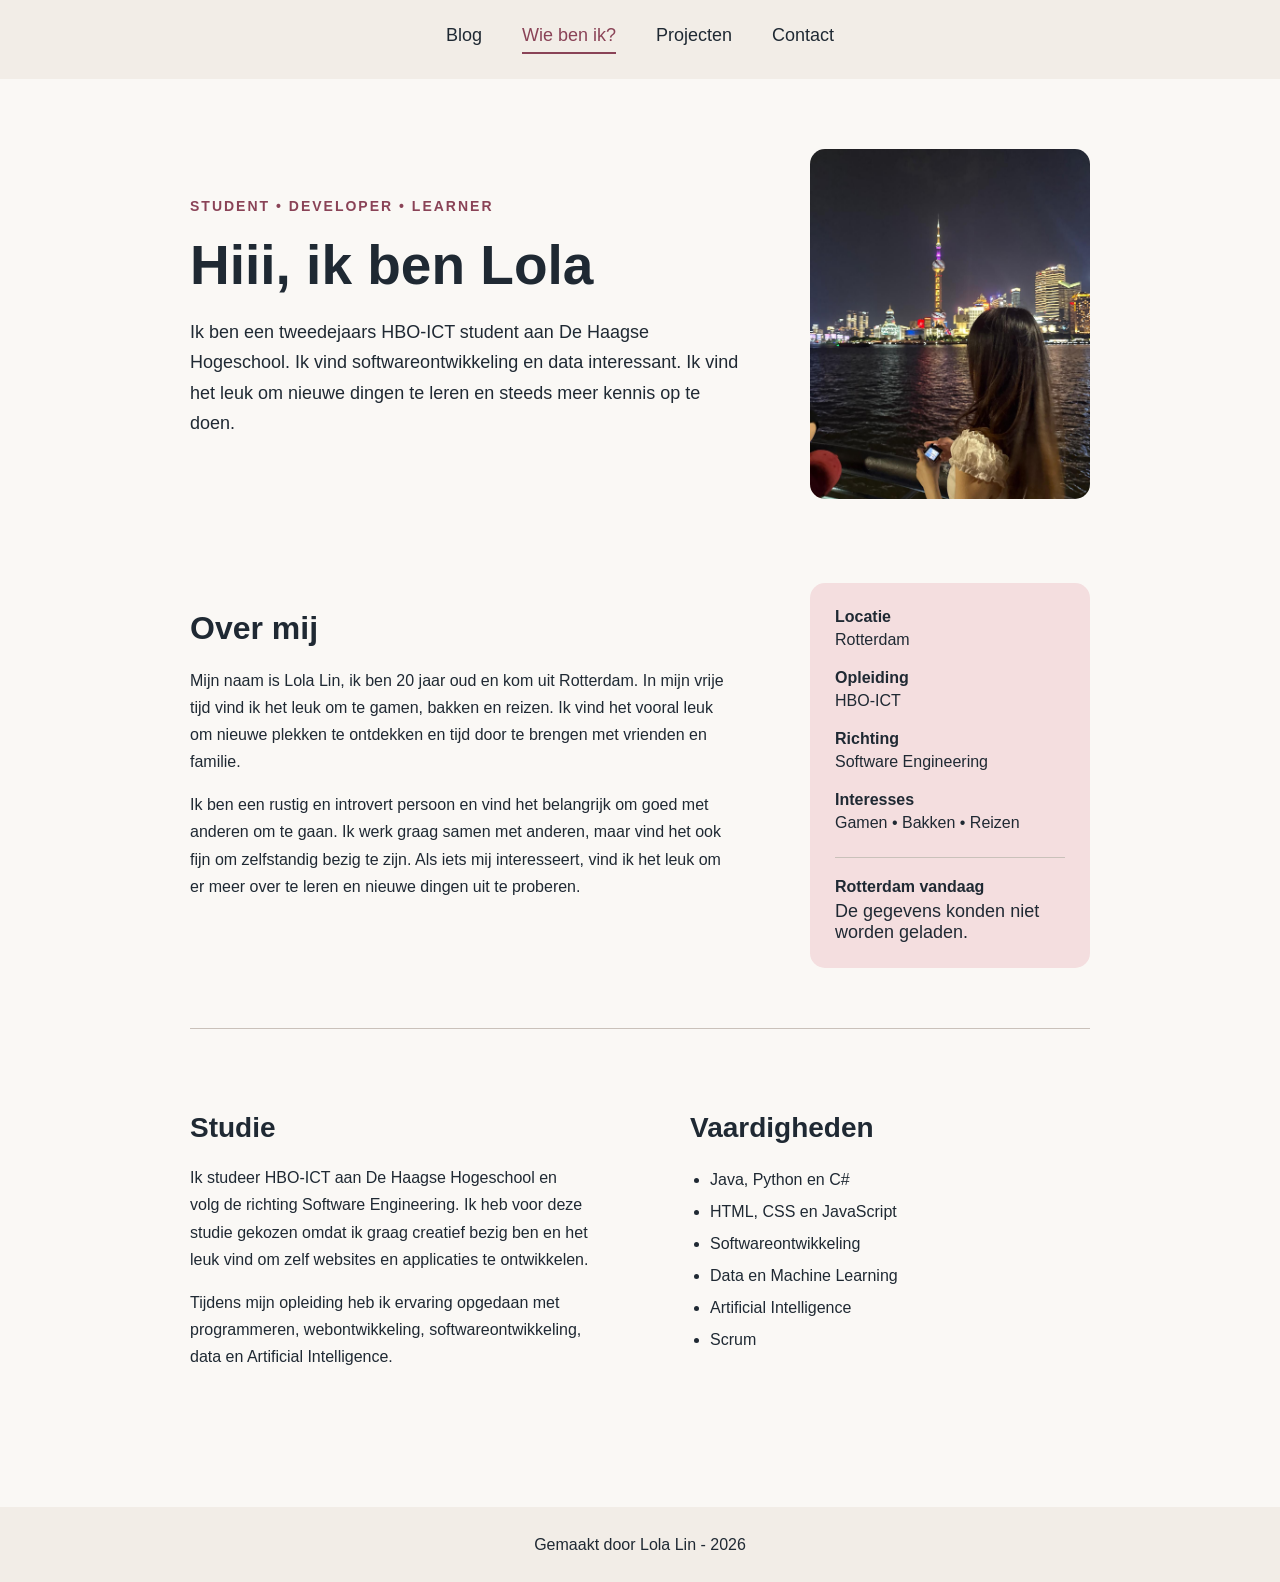
<file: index.html>
<!DOCTYPE html>
<html lang="nl">

<head>
    <meta charset="UTF-8">
    <meta name="viewport" content="width=device-width, initial-scale=1.0">
    <title>Wie ben ik?</title>
    <link rel="stylesheet" href="style/style.css">
</head>

<body>

    <header>
        <nav>
            <a href="blog.html">Blog</a>
            <a href="index.html" class="active">Wie ben ik?</a>
            <a href="projecten.html">Projecten</a>
            <a href="contact.html">Contact</a>
        </nav>
    </header>

    <main class="whoami-main">

        
        <header class="whoami-header">

            <div class="whoami-header-text">

                <p class="whoami-label">
                    STUDENT • DEVELOPER • LEARNER
                </p>

                <h1>Hiii, ik ben Lola</h1>

                <p class="whoami-intro">
                    Ik ben een tweedejaars HBO-ICT student aan De Haagse Hogeschool.
                    Ik vind softwareontwikkeling en data interessant.
                    Ik vind het leuk om nieuwe dingen te leren en steeds meer kennis op te doen.
                </p>

            </div>


            <!-- fototje -->

            <div class="whoami-image">
                <img src="imgs/mijnfoto.jpeg"
                    alt="Foto van Lola tijdens haar reis in Shanghai, met de Shanghai Tower op de achtergrond">
            </div>

        </header>


        <!-- over mij -->

        <section class="about-section">

            <div class="about-text">

                <h2>Over mij</h2>

                <p>
                    Mijn naam is Lola Lin, ik ben 20 jaar oud en kom uit Rotterdam.
                    In mijn vrije tijd vind ik het leuk om te gamen, bakken en reizen.
                    Ik vind het vooral leuk om nieuwe plekken te ontdekken en tijd door
                    te brengen met vrienden en familie.
                </p>

                <p>
                    Ik ben een rustig en introvert persoon en vind het belangrijk om goed
                    met anderen om te gaan. Ik werk graag samen met anderen, maar vind
                    het ook fijn om zelfstandig bezig te zijn. Als iets mij interesseert,
                    vind ik het leuk om er meer over te leren en nieuwe dingen uit te proberen.
                </p>

            </div>


            <!-- info -->

            <aside class="about-card">

                <dl>

                    <dt>Locatie</dt>
                    <dd>Rotterdam</dd>

                    <dt>Opleiding</dt>
                    <dd>HBO-ICT</dd>

                    <dt>Richting</dt>
                    <dd>Software Engineering</dd>

                    <dt>Interesses</dt>
                    <dd>Gamen • Bakken • Reizen</dd>

                    <!-- weer API -->

                    <div class="weather-info">

                        <dt>Rotterdam vandaag</dt>
                        <dd id="api-data">Gegevens laden...</dd>

                    </div>

                </dl>

            </aside>

        </section>


        <!-- scheidingslijn -->

        <hr>


        <!-- mijn studie en vaardigheden -->

        <section class="study-skills">

            <div class="study">

                <h2>Studie</h2>

                <p>
                    Ik studeer HBO-ICT aan De Haagse Hogeschool en volg de
                    richting Software Engineering. Ik heb voor deze studie
                    gekozen omdat ik graag creatief bezig ben en het leuk vind
                    om zelf websites en applicaties te ontwikkelen.
                </p>

                <p>
                    Tijdens mijn opleiding heb ik ervaring opgedaan met
                    programmeren, webontwikkeling, softwareontwikkeling,
                    data en Artificial Intelligence.
                </p>

            </div>


            <div class="skills">

                <h2>Vaardigheden</h2>

                <ul>
                    <li>Java, Python en C#</li>
                    <li>HTML, CSS en JavaScript</li>
                    <li>Softwareontwikkeling</li>
                    <li>Data en Machine Learning</li>
                    <li>Artificial Intelligence</li>
                    <li>Scrum</li>
                </ul>

            </div>

        </section>

    </main>


    <footer>
        <p>Gemaakt door Lola Lin - 2026</p>
    </footer>

    <!-- JS voor de weer API -->
    <script src="js/api.js"></script>

</body>

</html>
</file>
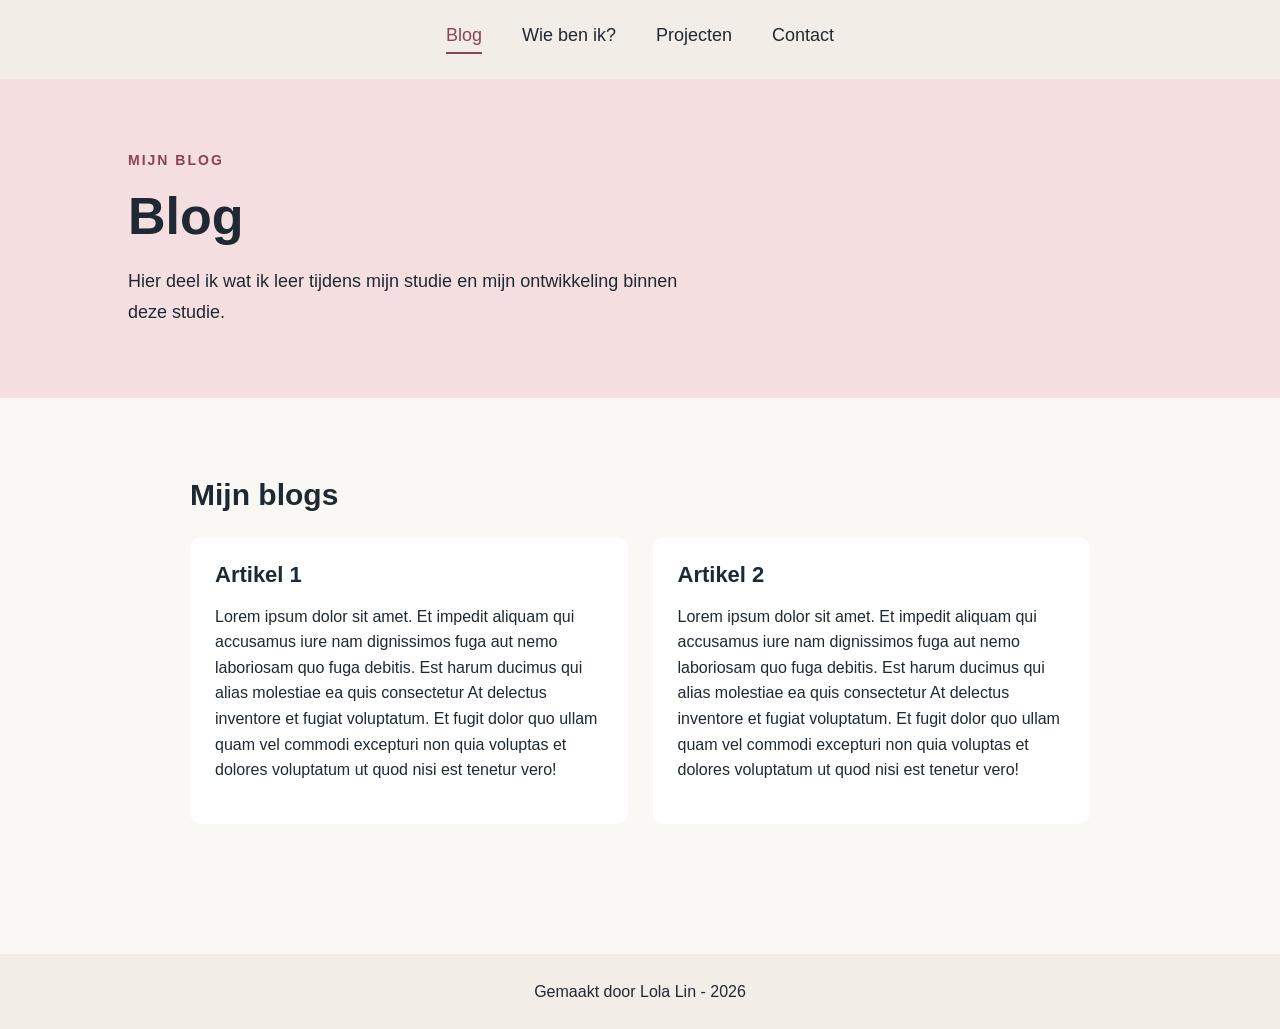
<file: blog.html>
<!DOCTYPE html>
<html lang="nl">

<head>
    <meta charset="UTF-8">
    <meta name="viewport" content="width=device-width, initial-scale=1.0">
    <title>Blog</title>
    <link rel="stylesheet" href="style/style.css">
</head>

<body>

    <nav>
        <a href="blog.html" class="active">Blog</a>
        <a href="index.html">Wie ben ik?</a>
        <a href="projecten.html">Projecten</a>
        <a href="contact.html">Contact</a>
    </nav>


    <header class="blog-header">

        <div class="blog-header-text">

            <p class="blog-label">MIJN BLOG</p>

            <h1>Blog</h1>

            <p class="blog-description">
                Hier deel ik wat ik leer tijdens mijn studie en mijn ontwikkeling binnen deze studie.
            </p>

        </div>

    </header>


    <main>

        <section class="blog-section">

            <h2>Mijn blogs</h2>

            <!--groepeert blogs zodat ik met css naast elkaar kan zetten-->
            <div class="blog-grid">

                <!--losse blogartikel-->
                <article class="blog-card">
                    <h3>Artikel 1</h3>
                    <p>
                        Lorem ipsum dolor sit amet. Et impedit aliquam qui accusamus iure nam dignissimos fuga aut nemo
                        laboriosam quo fuga debitis. Est harum ducimus qui alias molestiae ea quis consectetur At
                        delectus inventore et fugiat voluptatum. Et fugit dolor quo ullam quam vel commodi excepturi non
                        quia voluptas et dolores voluptatum ut quod nisi est tenetur vero!
                    </p>
                </article>

                <article class="blog-card">
                    <h3>Artikel 2</h3>
                    <p>
                        Lorem ipsum dolor sit amet. Et impedit aliquam qui accusamus iure nam dignissimos fuga aut nemo
                        laboriosam quo fuga debitis. Est harum ducimus qui alias molestiae ea quis consectetur At
                        delectus inventore et fugiat voluptatum. Et fugit dolor quo ullam quam vel commodi excepturi non
                        quia voluptas et dolores voluptatum ut quod nisi est tenetur vero!
                    </p>
                </article>

            </div>

        </section>

    </main>


    <footer>
        <p>Gemaakt door Lola Lin - 2026</p>
    </footer>

</body>

</html>
</file>
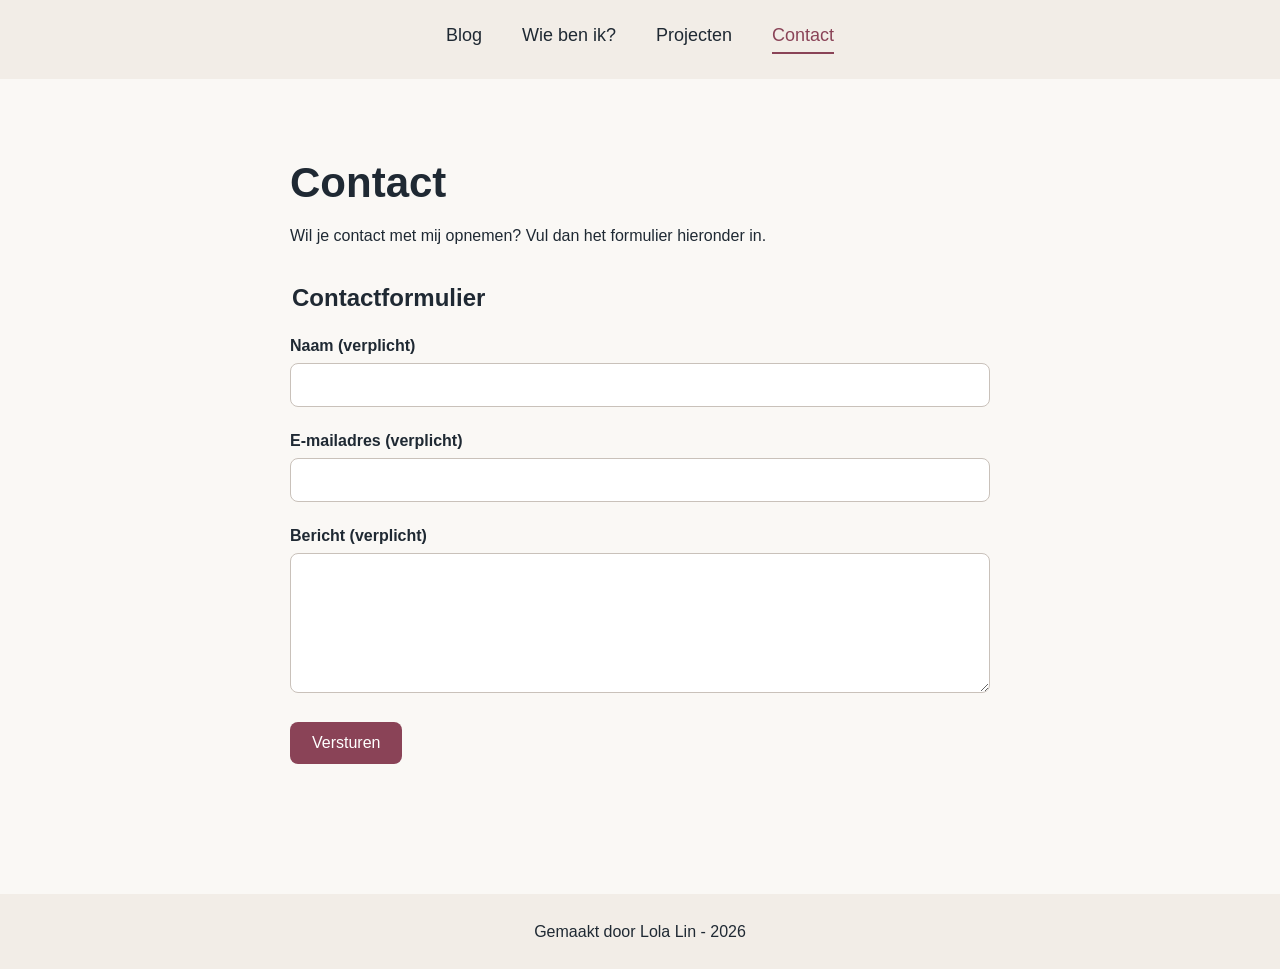
<file: contact.html>
<!DOCTYPE html>
<html lang="nl">

<head>
    <meta charset="UTF-8">
    <meta name="viewport" content="width=device-width, initial-scale=1.0">
    <title>Contact</title>
    <link rel="stylesheet" href="style/style.css">
</head>

<body>

    <!-- navigatie -->
    <nav>
        <a href="blog.html">Blog</a>
        <a href="index.html">Wie ben ik?</a>
        <a href="projecten.html">Projecten</a>
        <a href="contact.html" class="active">Contact</a>
    </nav>


    <main>

        <!-- contactformulier -->
        <section class="contact-section">

            <h1>Contact</h1>

            <p>
                Wil je contact met mij opnemen? Vul dan het formulier hieronder in.
            </p>


            <!-- formulier -->
            <form id="contact-form" novalidate>

                <fieldset>

                    <legend>Contactformulier</legend>


                    <!-- naam -->
                    <div class="form-group">

                        <label for="naam">Naam (verplicht)</label>

                        <input
                            type="text"
                            id="naam"
                            name="naam"
                            autocomplete="name"
                            aria-describedby="naam-fout"
                            required
                        >

                        <p id="naam-fout" class="foutmelding"></p>

                    </div>


                    <!-- email -->
                    <div class="form-group">

                        <label for="email">E-mailadres (verplicht)</label>

                        <input
                            type="email"
                            id="email"
                            name="email"
                            autocomplete="email"
                            aria-describedby="email-fout"
                            required
                        >

                        <p id="email-fout" class="foutmelding"></p>

                    </div>


                    <!-- bericht -->
                    <div class="form-group">

                        <label for="bericht">Bericht (verplicht)</label>

                        <textarea
                            id="bericht"
                            name="bericht"
                            minlength="10"
                            aria-describedby="bericht-fout"
                            required
                        ></textarea>

                        <p id="bericht-fout" class="foutmelding"></p>

                    </div>

                </fieldset>


                <!-- formulier versturen -->
                <button type="submit">Versturen</button>

            </form>


            <!-- succesmelding -->
            <p id="succesmelding" aria-live="polite"></p>

        </section>

    </main>


    <!-- footer -->
    <footer>
        <p>Gemaakt door Lola Lin - 2026</p>
    </footer>


    <!-- JS voor de formuliervalidatie -->
    <script src="js/contact.js"></script>

</body>

</html>
</file>
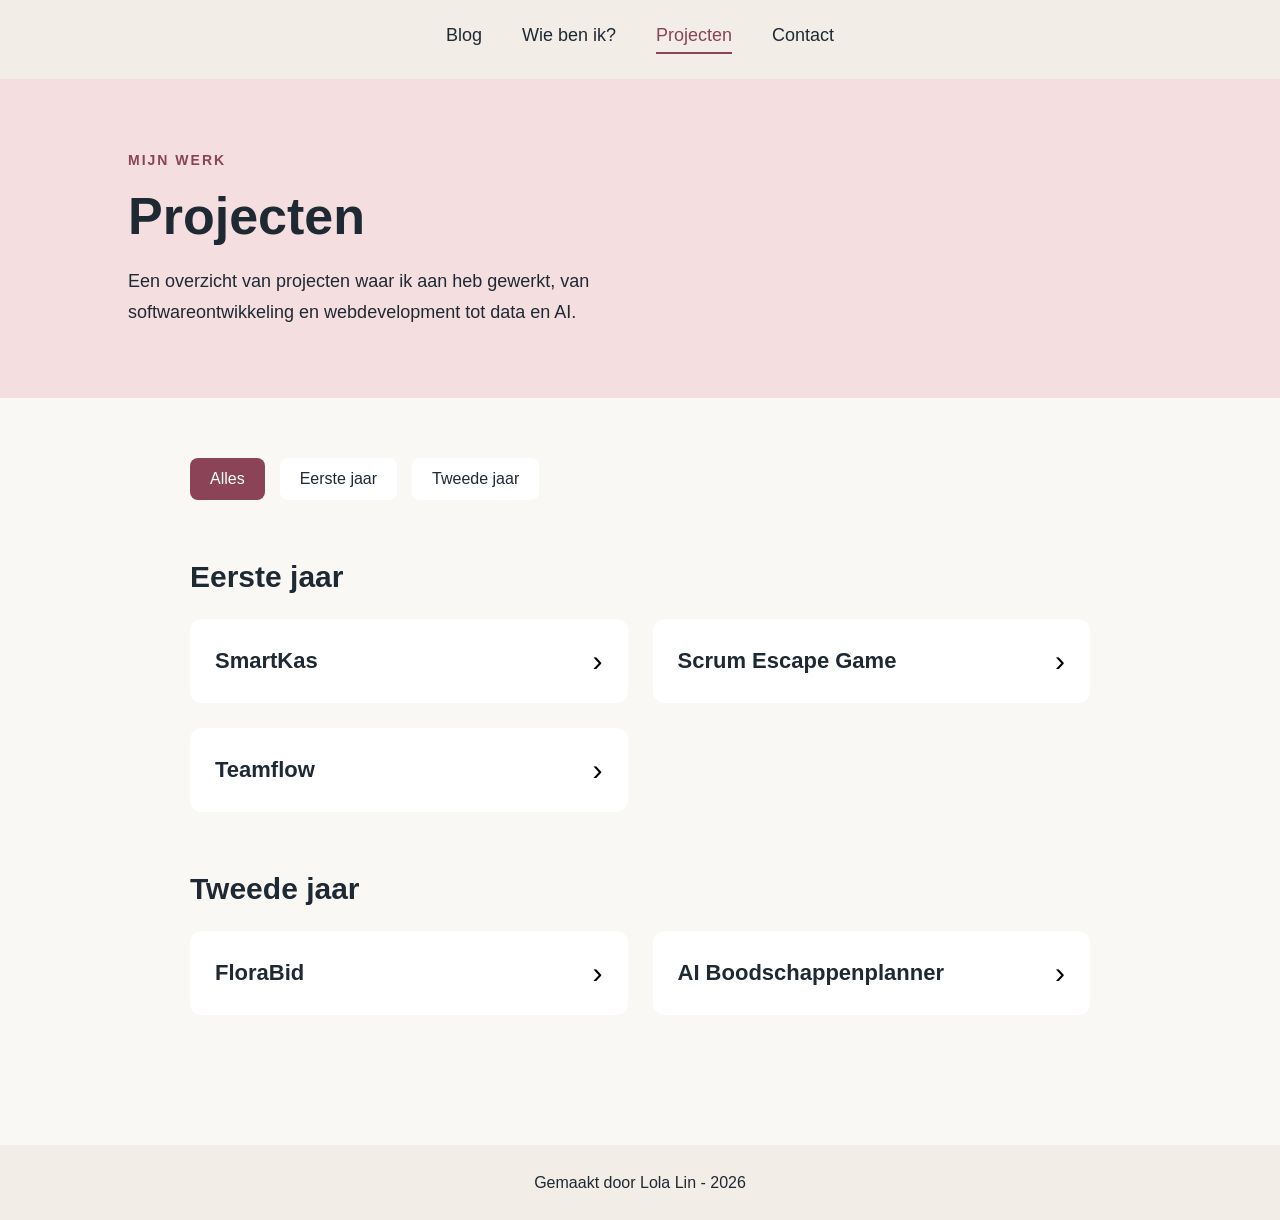
<file: projecten.html>
<!DOCTYPE html>
<html lang="nl">

<head>
    <meta charset="UTF-8">
    <meta name="viewport" content="width=device-width, initial-scale=1.0">
    <title>Projecten</title>
    <link rel="stylesheet" href="style/style.css">
</head>

<body>

    <nav>
        <a href="blog.html">Blog</a>
        <a href="index.html">Wie ben ik?</a>
        <a href="projecten.html" class="active">Projecten</a>
        <a href="contact.html">Contact</a>
    </nav>


    <header class="project-header">

        <div class="project-header-text">

            <p class="project-label">MIJN WERK</p>

            <h1>Projecten</h1>

            <p class="project-description">
                Een overzicht van projecten waar ik aan heb gewerkt,
                van softwareontwikkeling en webdevelopment tot data en AI.
            </p>

        </div>

    </header>


    <main>
        <!--filter-->
        <div class="project-filter">
            <button type="button" id="filter-alles" class="active-filter">Alles</button>
            <button type="button" id="filter-jaar1">Eerste jaar</button>
            <button type="button" id="filter-jaar2">Tweede jaar</button>
        </div>

        <!--eerste jaar-->

        <section class="project-year" id="jaar1">

            <h2>Eerste jaar</h2>

             <!--div wordt gevuld vanuit projecten.js -->
            <div class="project-grid" id="projecten-jaar1">

            </div>

        </section>


        <!--tweede jaar-->

        <section class="project-year" id="jaar2">

            <h2>Tweede jaar</h2>

            <!--div wordt gevuld vanuit projecten.js -->
            <div class="project-grid" id="projecten-jaar2">

            </div>

        </section>

    </main>


    <footer>
        <p>Gemaakt door Lola Lin - 2026</p>
    </footer>

    <!--JS voor projecten en filters -->
    <script src="js/projecten.js"></script>
    
</body>

</html>
</file>
<file: style/style.css>
/*hele site*/

body {
    margin: 0;
    background-color: #FAF8F5;
    font-family: Arial, sans-serif;
    color: #1F2933;
}


/*navbar*/

nav {
    background-color: #F2EDE7;
    padding: 25px 20px;

    display: flex;
    justify-content: center;
    align-items: center;
    gap: 40px;
}

nav a {
    color: #1F2933;
    text-decoration: none;
    font-size: 18px;

    padding-bottom: 6px;
    border-bottom: 2px solid transparent;
}

nav a:hover {
    color: #8A4357;
}

nav a.active {
    color: #8A4357;
    border-bottom: 2px solid #8A4357;
}


/*algemene tekst*/

h1,
h2,
h3,
p {
    color: #1F2933;
}

p {
    line-height: 1.6;
}


/*main*/

main {
    max-width: 1100px;
    margin: 0 auto;
    padding: 20px;
}


/*header project*/

.project-header {
    margin: 0;
    padding: 70px 10%;

    background-color: #F4DEDF;

    display: flex;
    justify-content: space-between;
    align-items: center;

    text-align: left;
}

.project-header-text {
    max-width: 600px;
}

.project-label {
    color: #8A4357;
    font-size: 14px;
    font-weight: bold;
    letter-spacing: 2px;

    margin: 0 0 15px 0;
}

.project-header h1 {
    font-size: 52px;
    margin: 0 0 20px 0;
}

.project-description {
    max-width: 550px;
    margin: 0;

    font-size: 18px;
    line-height: 1.7;
}


/*project filter*/

.project-filter {
    max-width: 900px;
    margin: 40px auto 0;

    display: flex;
    gap: 15px;
}

.project-filter button {
    background-color: #FFFFFF;
    color: #1F2933;

    border: none;
    border-radius: 8px;

    padding: 12px 20px;

    font-size: 16px;
    cursor: pointer;
}

.project-filter button:hover {
    background-color: #F4DEDF;
    color: #8A4357;
}

.project-filter button.active-filter {
    background-color: #8A4357;
    color: #FFFFFF;
}


/*project studiejaren*/

.project-year {
    background-color: transparent;

    max-width: 900px;
    margin: 60px auto;
    padding: 0;
}

.project-year h2 {
    font-size: 30px;
    margin-bottom: 25px;
}


/*project grid*/

.project-grid {
    display: grid;
    grid-template-columns: repeat(2, 1fr);
    gap: 25px;

    /*zorgt ervoor dat kaart ernaast niet meegaat als project opent*/
    align-items: start;
}


/*project kaart*/

.project-year article {
    background-color: #FFFFFF;

    border-radius: 12px;
    overflow: hidden;

    transition: 0.2s;
}

.project-year article:hover {
    background-color: #F4DEDF;
}


/*project knop*/

.project-toggle {
    width: 100%;
    padding: 25px;

    background-color: transparent;
    border: none;

    cursor: pointer;

    display: flex;
    justify-content: space-between;
    align-items: center;

    text-align: left;
}


/*H3 binnen project knop*/

.project-toggle h3 {
    margin: 0;
    font-size: 22px;
    font-weight: bold;
}


/*pijltje*/

.project-toggle::after {
    content: "›";

    display: inline-block;

    font-size: 30px;
    font-weight: normal;

    margin-left: 15px;

    transition: transform 0.2s;
}


/*pijltje draait wanneer project open is*/

.project-toggle.open::after {
    transform: rotate(90deg);
}


/*project inhoud*/

.project-content {
    padding: 0 25px 25px 25px;
}

.verborgen {
    display: none;
}

.project-content p {
    line-height: 1.6;
}

.techniques {
    margin-top: 25px;
}


/*whoami page*/

.whoami-main {
    max-width: 900px;

    margin: 0 auto;
    padding: 70px 30px;
}


/*whoami intro en fotoje*/

.whoami-header {
    padding: 0;
    margin-bottom: 80px;

    display: flex;
    justify-content: space-between;
    align-items: center;

    gap: 60px;

    text-align: left;
}

.whoami-header-text {
    flex: 1;
}


/*STUDENT • DEVELOPER • LEARNER*/

.whoami-label {
    color: #8A4357;

    font-size: 14px;
    font-weight: bold;
    letter-spacing: 2px;

    margin: 0 0 15px 0;
}


/*Hiii, ik ben Lola stukje*/

.whoami-header h1 {
    font-size: 55px;

    margin: 0 0 20px 0;
}


/*introtekst*/

.whoami-intro {
    max-width: 550px;

    font-size: 18px;
    line-height: 1.7;
}


/*fototje*/

.whoami-image {
    width: 280px;

    flex-shrink: 0;
}

.whoami-image img {
    width: 100%;
    height: 350px;

    object-fit: cover;

    border-radius: 15px;
}


/*over mij*/

.about-section {
    background-color: transparent;

    padding: 0;
    margin-bottom: 60px;

    display: flex;
    justify-content: space-between;
    align-items: flex-start;

    gap: 80px;
}

.about-text {
    flex: 1;
}

.about-text h2 {
    font-size: 32px;

    margin-bottom: 20px;
}

.about-text p {
    line-height: 1.7;
}


/*whoami infovakje*/

.about-card {
    width: 230px;

    background-color: #F4DEDF;

    padding: 25px;

    border-radius: 15px;
}

.about-card dl {
    margin: 0;
}

.about-card dt {
    font-weight: bold;
    margin-top: 20px;
}

.about-card dt:first-child {
    margin-top: 0;
}

.about-card dd {
    margin: 5px 0 0 0;
}


/*weer API*/

.weather-info {
    margin-top: 25px;
    padding-top: 20px;

    border-top: 1px solid #C9C1BA;
}

.weather-info dt {
    margin-top: 0;
    font-size: 16px;
}

.weather-info #api-data {
    margin-top: 5px;

    font-size: 18px;
    font-weight: normal;
}

.weather-info #api-data p {
    margin: 0;

    font-size: 18px;
    font-weight: normal;
}


/*scheidinglijn*/

.whoami-main hr {
    border: none;

    border-top: 1px solid #C9C1BA;

    margin: 60px 0;
}


/*study en vaardigheden*/

.study-skills {
    background-color: transparent;

    padding: 0;

    display: flex;

    gap: 100px;
}

.study,
.skills {
    flex: 1;
}

.study h2,
.skills h2 {
    font-size: 28px;

    margin-bottom: 20px;
}

.study p {
    line-height: 1.7;
}

.skills ul {
    padding-left: 20px;

    line-height: 2;
}


/*blog header*/

.blog-header {
    margin: 0;
    padding: 70px 10%;

    background-color: #F4DEDF;

    text-align: left;
}

.blog-header-text {
    max-width: 600px;
}

.blog-label {
    color: #8A4357;

    font-size: 14px;
    font-weight: bold;
    letter-spacing: 2px;

    margin: 0 0 15px 0;
}

.blog-header h1 {
    font-size: 52px;

    margin: 0 0 20px 0;
}

.blog-description {
    max-width: 550px;

    margin: 0;

    font-size: 18px;
    line-height: 1.7;
}


/*overzicht van blog*/

.blog-section {
    max-width: 900px;

    margin: 60px auto;
}

.blog-section h2 {
    font-size: 30px;

    margin-bottom: 25px;
}

.blog-grid {
    display: grid;

    grid-template-columns: repeat(2, 1fr);

    gap: 25px;
}

.blog-card {
    background-color: #FFFFFF;

    min-height: 180px;

    padding: 25px;

    border-radius: 12px;
}

.blog-card h3 {
    font-size: 22px;

    margin: 0;
}


/*footer*/

footer {
    background-color: #F2EDE7;

    padding: 25px;

    text-align: center;

    margin-top: 50px;
}

footer p {
    margin: 0;

    color: #1F2933;
}


/*tablet, max 768PX*/

@media (max-width: 768px) {

    /*projecten*/

    .project-header {
        padding: 50px 30px;
    }

    .project-grid {
        grid-template-columns: 1fr;
    }


    /*whoami*/

    .whoami-header {
        gap: 40px;
    }

    .whoami-image {
        width: 230px;
    }

    .whoami-image img {
        height: 300px;
    }

    .about-section {
        gap: 40px;
    }

    .study-skills {
        gap: 50px;
    }


    /*blog*/

    .blog-header {
        padding: 50px 30px;
    }

    .blog-grid {
        grid-template-columns: 1fr;
    }
}


/*contact page*/

.contact-section {
    max-width: 700px;
    margin: 60px auto;
}

.contact-section h1 {
    font-size: 42px;
    margin-bottom: 15px;
}

.contact-section > p {
    margin-bottom: 35px;
}


/*contact formulier*/

#contact-form fieldset {
    border: none;
    padding: 0;
    margin: 0;
}

#contact-form legend {
    font-size: 24px;
    font-weight: bold;
    margin-bottom: 25px;
}

.form-group {
    margin-bottom: 25px;
}

.form-group label {
    display: block;
    font-weight: bold;
    margin-bottom: 8px;
}

.form-group input,
.form-group textarea {
    width: 100%;
    box-sizing: border-box;

    padding: 12px;

    border: 1px solid #C9C1BA;
    border-radius: 8px;

    background-color: #FFFFFF;

    font-family: Arial, sans-serif;
    font-size: 16px;
}

.form-group textarea {
    min-height: 140px;
    resize: vertical;
}


/*foutmeldingen*/

.foutmelding {
    color: #B42318;
    font-size: 14px;
    margin: 6px 0 0 0;
}


/*ongeldig veld*/

.form-group input[aria-invalid="true"],
.form-group textarea[aria-invalid="true"] {
    border-color: #B42318;
}


/*versturen knop*/

#contact-form button {
    background-color: #8A4357;
    color: #FFFFFF;

    border: none;
    border-radius: 8px;

    padding: 12px 22px;

    font-size: 16px;
    cursor: pointer;
}

#contact-form button:hover {
    background-color: #6F3546;
}


/*succesmelding*/

#succesmelding {
    margin-top: 20px;
    font-weight: bold;
}


/*tel, max 480PX*/

@media (max-width: 480px) {

    /*navbar*/

    nav {
        gap: 20px;
        padding: 20px 10px;
    }

    nav a {
        font-size: 15px;
    }


    /*main*/

    main {
        padding: 20px;
    }


    /*projecten*/

    .project-header {
        padding: 45px 25px;

        display: block;
    }

    .project-header h1 {
        font-size: 40px;
    }

    .project-description {
        font-size: 16px;
    }

    .project-grid {
        grid-template-columns: 1fr;
    }

    .project-year {
        margin: 40px auto;
    }

    .project-filter {
        flex-wrap: wrap;
    }


    /*whoami*/

    .whoami-main {
        padding: 50px 25px;
    }

    .whoami-header {
        display: block;

        margin-bottom: 60px;
    }

    .whoami-header h1 {
        font-size: 42px;
    }

    .whoami-image {
        width: 100%;
        max-width: 280px;

        margin-top: 30px;
    }

    .whoami-image img {
        height: 350px;
    }


    /*over mij*/

    .about-section {
        display: block;
    }

    .about-card {
        width: auto;

        margin-top: 30px;
    }


    /*study en vaardigheden*/

    .study-skills {
        display: block;
    }

    .study {
        margin-bottom: 50px;
    }


    /*blog*/

    .blog-header {
        padding: 45px 25px;
    }

    .blog-header h1 {
        font-size: 40px;
    }

    .blog-description {
        font-size: 16px;
    }

    .blog-grid {
        grid-template-columns: 1fr;
    }
}
</file>
